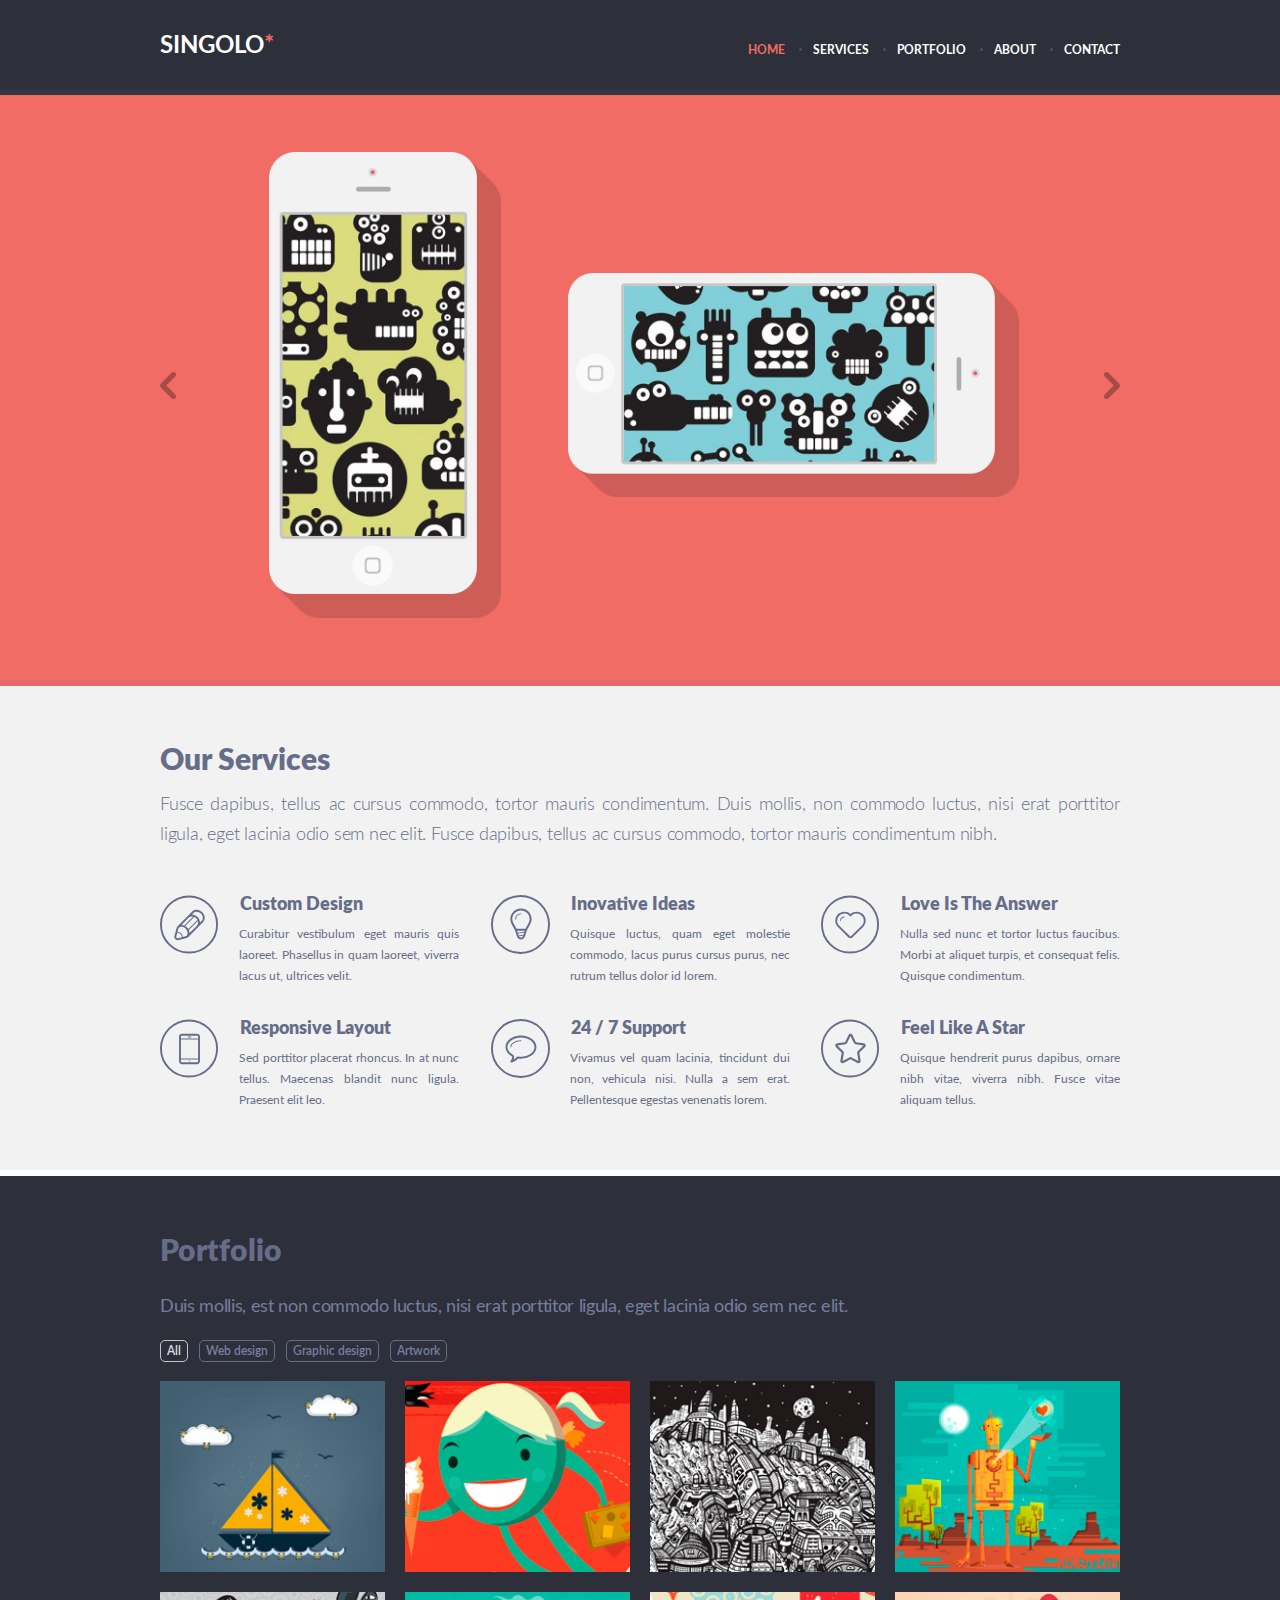
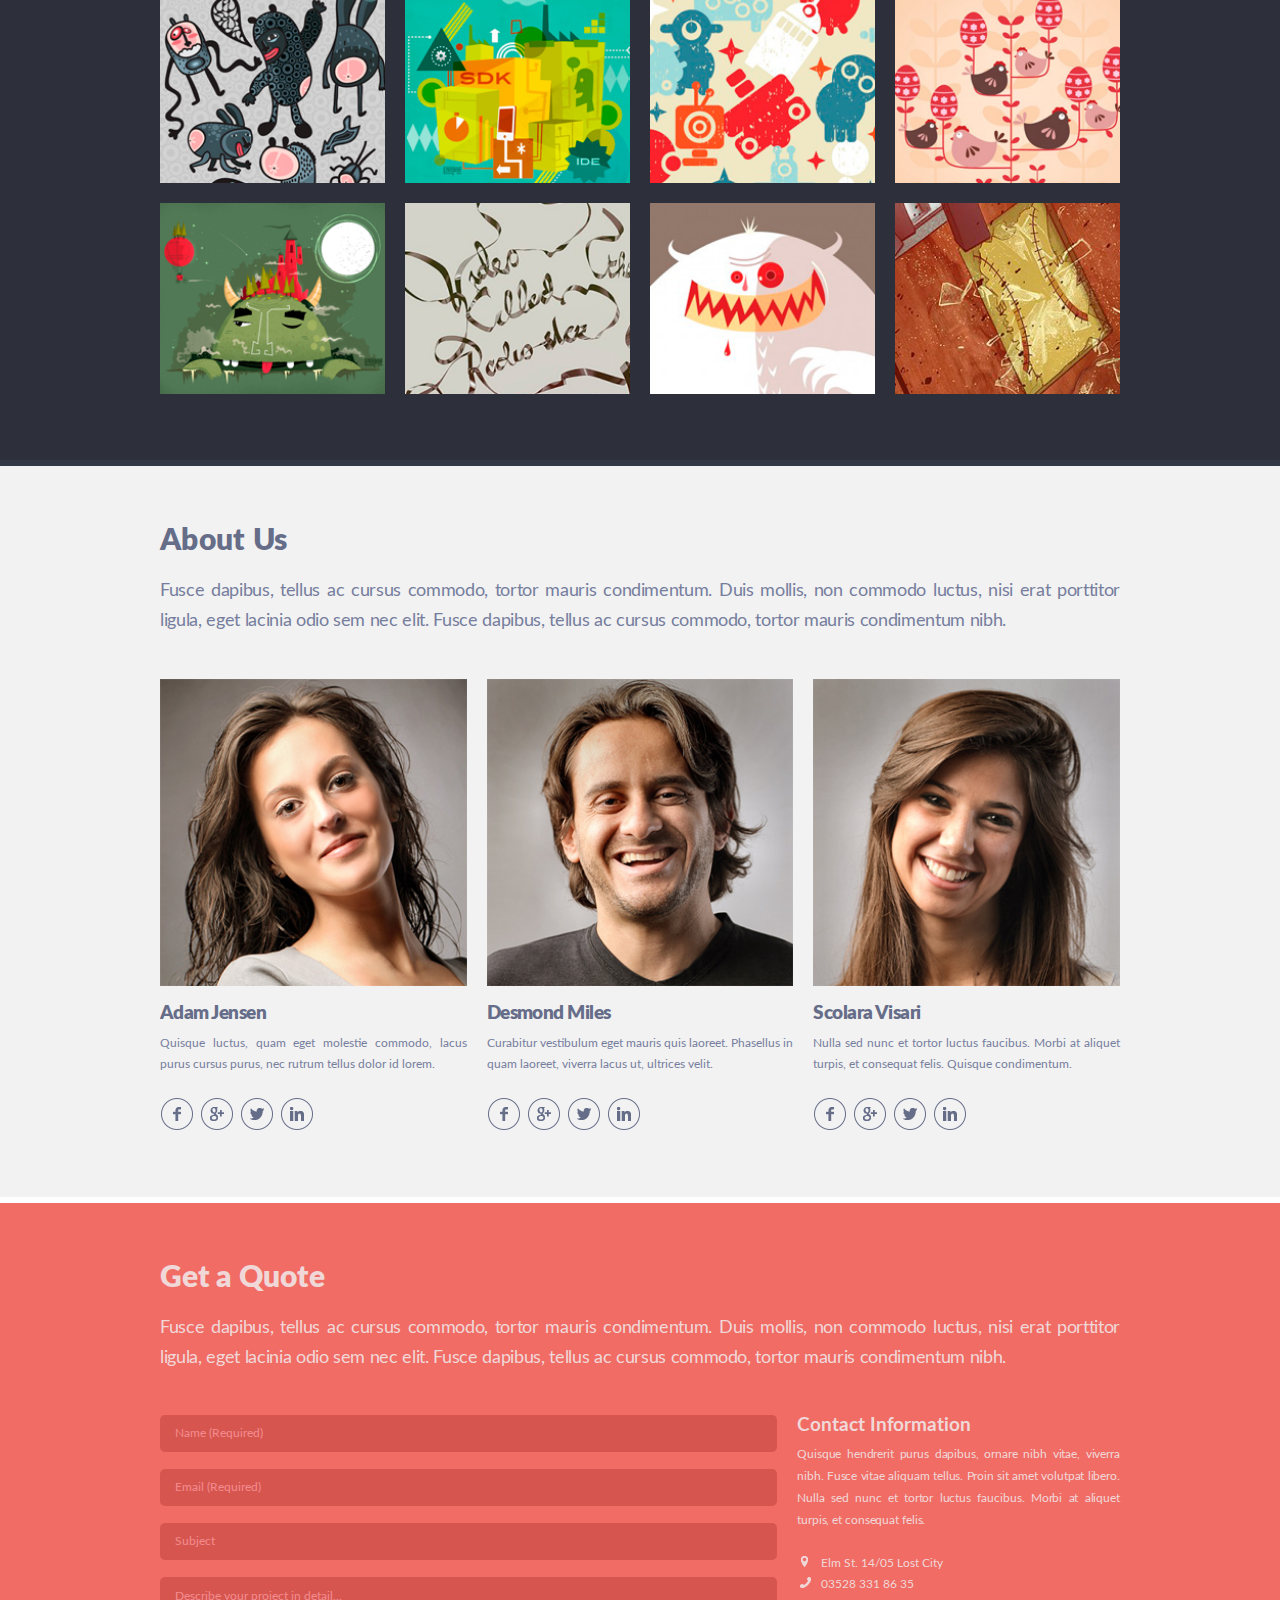
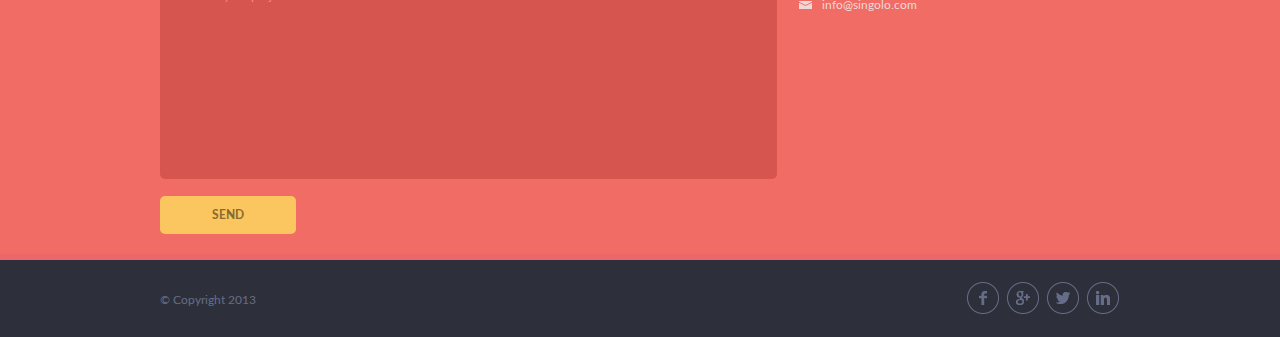
<file: index.html>
<!DOCTYPE html>
<html lang="en">

<head>
  <meta charset="UTF-8">
  <meta name="viewport" content="width=device-width, initial-scale=1.0">
  <title>Sinlogo</title>
  <link rel="stylesheet" href="style.css">
</head>

<body>
  <header class="header">
    <div class="wrapper">
      <div class="header-box">
        <div class="hamburger">
          <img src="assets/icons/burger-icon.png" alt="burger">
        </div>
        <div class="logo">
          <h1>SINGOLO<span class="logo__star">*</span></h1>
        </div>
        <div class="acitve-mobile-menu">
        <div class="header-navigation">
          <nav>
            <ul class="header-menu">
              <li class="header-menu__item"><a class="header-menu__link header-menu_active" href="#slider">HOME</a></li>
              <li class="header-menu__item"><a class="header-menu__link" href="#services">SERVICES</a>
              </li>
              <li class="header-menu__item"><a class="header-menu__link" href="#portfolio">PORTFOLIO</a>
              </li>
              <li class="header-menu__item"><a class="header-menu__link" href="#about">ABOUT</a></li>
              <li class="header-menu__item"><a class="header-menu__link" href="#quote">CONTACT</a></li>
            </ul>
          </nav>
        </div>
      </div>
      </div>
    </div>
  </header>

  <main>
    <section class="slider">
      <div id="slider" class="anchor"></div>
      <div class="wrapper slide-wrapper">
        <div class="slider-items">

          <div class="slider-image first-image">
            <div class="slider-items__left-phone">
              <img src="assets/icons/phone-left.png" alt="phone image">
              <div class="left-phone-black-screen hidden"></div>
              <div class="left-phone-switcher"></div>
            </div>
            <div class="slider-items__right-phone">
              <img src="assets/icons/phone-right.png" alt="phone image">
              <div class="right-phone-black-screen hidden"></div>
              <div class="right-phone-switcher"></div>
            </div>
          </div>

          <div class="slider-image other-image hidden">
            <img src="assets/icons/Slide-2.png" alt="slide">
          </div>
          <div class="slider-items__right-arrow arrow_hover">
            <img src="assets/icons/icon-arrow.svg" alt="right arrow image">
          </div>
          <div class="slider-items__left-arrow arrow_hover">
            <img src="assets/icons/icon-arrow.svg" alt="left arrow image">
          </div>
        </div>
    </section>

    <section class="services">
      <div id="services" class="anchor"></div>
      <div class="wrapper">

        <h1 class="services__title"> Our Services</h1>

        <p class="services__description">
          Fusce dapibus, tellus ac cursus commodo, tortor mauris condimentum. Duis mollis,
          non commodo luctus, nisi erat porttitor ligula, eget lacinia odio sem nec elit.
          Fusce dapibus, tellus ac cursus commodo, tortor mauris condimentum nibh.
        </p>

        <div class="services-items">

          <div class="services-item">
            <img class="services-item__icon" src="assets/icons/icon-custom.svg" alt="custom design icon">
            <div>
              <h2 class="services-item__title">Custom Design</h2>
              <p class="services-item__description">Curabitur vestibulum eget mauris quis laoreet.
                Phasellus in quam laoreet, viverra lacus ut, ultrices velit.</p>
            </div>
          </div>

          <div class="services-item">
            <img class="services-item__icon" src="assets/icons/icon-inovative.svg" alt="inovative ideas icon">
            <div>
              <h2 class="services-item__title">Inovative Ideas</h2>
              <p class="services-item__description">Quisque luctus, quam eget molestie commodo,
                lacus purus cursus purus, nec rutrum tellus dolor id lorem.</p>
            </div>
          </div>

          <div class="services-item">
            <img class="services-item__icon" src="assets/icons/icon-love.svg" alt="love is the answer icon">
            <div>
              <h2 class="services-item__title">Love Is The Answer</h2>
              <p class="services-item__description">Nulla sed nunc et tortor luctus faucibus.
                Morbi at aliquet turpis, et consequat felis. Quisque condimentum.</p>
            </div>
          </div>

          <div class="services-item">
            <img class="services-item__icon" src="assets/icons/icon-responsive.svg" alt="responsive layout icon">
            <div>
              <h2 class="services-item__title">Responsive Layout</h2>
              <p class="services-item__description">Sed porttitor placerat rhoncus. In at nunc tellus.
                Maecenas blandit nunc ligula. Praesent elit leo.</p>
            </div>
          </div>

          <div class="services-item">
            <img class="services-item__icon" src="assets/icons/icon-24-7.svg" alt="support icon">
            <div>
              <h2 class="services-item__title">24 / 7 Support</h2>
              <p class="services-item__description">Vivamus vel quam lacinia, tincidunt dui non, vehicula
                nisi.
                Nulla a sem erat. Pellentesque egestas venenatis lorem.</p>
            </div>
          </div>

          <div class="services-item">
            <img class="services-item__icon" src="assets/icons/icon-feel.svg" alt="feel like a star icon">
            <div>
              <h2 class="services-item__title">Feel Like A Star</h2>
              <p class="services-item__description">Quisque hendrerit purus dapibus, ornare nibh vitae,
                viverra nibh. Fusce vitae aliquam tellus.</p>
            </div>
          </div>

        </div>
      </div>
    </section>

    <section class="portfolio">
      <div id="portfolio" class="anchor"></div>
      <div class="wrapper">
        <h1 class="portfolio-title">Portfolio</h1>
        <p class="portfolio-description">Duis mollis, est non commodo luctus, nisi erat porttitor ligula, eget
          lacinia
          odio sem nec elit.</p>
        <div class=buttons>
          <button class="btn btn__active">All</button>
          <button class="btn">Web design</button>
          <button class="btn">Graphic design</button>
          <button class="btn">Artwork</button>
        </div>
        <div class="portfolio-items">
          <img class="portfolio-image" src="assets/icons/portfolio01.png" alt="portfolio image">
          <img class="portfolio-image" src="assets/icons/portfolio02.png" alt="portfolio image">
          <img class="portfolio-image" src="assets/icons/portfolio03.png" alt="portfolio image">
          <img class="portfolio-image" src="assets/icons/portfolio04.png" alt="portfolio image">
          <img class="portfolio-image" src="assets/icons/portfolio05.png" alt="portfolio image">
          <img class="portfolio-image" src="assets/icons/portfolio06.png" alt="portfolio image">
          <img class="portfolio-image" src="assets/icons/portfolio07.png" alt="portfolio image">
          <img class="portfolio-image" src="assets/icons/portfolio08.png" alt="portfolio image">
          <img class="portfolio-image" src="assets/icons/portfolio09.png" alt="portfolio image">
          <img class="portfolio-image" src="assets/icons/portfolio10.png" alt="portfolio image">
          <img class="portfolio-image" src="assets/icons/portfolio11.png" alt="portfolio image">
          <img class="portfolio-image" src="assets/icons/portfolio12.png" alt="portfolio image">
        </div>
      </div>
    </section>

    <section class="about">
      <div id="about" class="anchor"></div>
      <div class="wrapper">
        <h1 class="portfolio-title">About Us</h1>
        <p class="about-description">Fusce dapibus, tellus ac cursus commodo, tortor mauris condimentum.
          Duis mollis, non commodo luctus, nisi erat porttitor ligula,
          eget lacinia odio sem nec elit. Fusce dapibus, tellus ac cursus commodo,
          tortor mauris condimentum nibh.</p>

        <div class="persons">
          <div class="person">
            <img class="person-image" src="assets/icons/about_us1.png">
            <h2 class="person-name">Adam Jensen</h2>
            <p class="person-description">Quisque luctus, quam eget molestie commodo, lacus purus cursus
              purus,
              nec rutrum tellus dolor id lorem.</p>
            <div class="contacts">
              <a href="#"><img class="contacts__img" src="assets/icons/facebook.svg"></a>
              <a href="#"><img class="contacts__img" src="assets/icons/google.svg"></a>
              <a href="#"><img class="contacts__img" src="assets/icons/twitter.svg"></a>
              <a href="#"><img class="contacts__img" src="assets/icons/linkedin.svg"></a>
            </div>
          </div>

          <div class="person">
            <img class="person-image" src="assets/icons/about_us2.png">
            <h2 class="person-name">Desmond Miles</h2>
            <p class="person-description">Curabitur vestibulum eget mauris quis laoreet. Phasellus in quam
              laoreet,
              viverra lacus ut, ultrices velit.</p>
            <div class="contacts">
              <a href="#"><img class="contacts__img" src="assets/icons/facebook.svg"></a>
              <a href="#"><img class="contacts__img" src="assets/icons/google.svg"></a>
              <a href="#"><img class="contacts__img" src="assets/icons/twitter.svg"></a>
              <a href="#"><img class="contacts__img" src="assets/icons/linkedin.svg"></a>
            </div>
          </div>

          <div class="person">
            <img class="person-image" src="assets/icons/about_us3.png">
            <h2 class="person-name">Scolara Visari</h2>
            <p class="person-description">Nulla sed nunc et tortor luctus faucibus. Morbi at aliquet turpis,
              et consequat felis. Quisque condimentum.</p>
            <div class="contacts">
              <a href="#"><img class="contacts__img" src="assets/icons/facebook.svg"></a>
              <a href="#"><img class="contacts__img" src="assets/icons/google.svg"></a>
              <a href="#"><img class="contacts__img" src="assets/icons/twitter.svg"></a>
              <a href="#"><img class="contacts__img" src="assets/icons/linkedin.svg"></a>
            </div>
          </div>

        </div>
      </div>
    </section>

    <section class="quote">
      <div id="quote" class="anchor"></div>
      <div class="wrapper">
        <h1 class="title">Get a Quote</h1>
        <p class="description">Fusce dapibus, tellus ac cursus commodo,
          tortor mauris condimentum. Duis mollis, non commodo luctus,
          nisi erat porttitor ligula, eget lacinia odio sem nec elit.
          Fusce dapibus, tellus ac cursus commodo, tortor mauris condimentum nibh.
        </p>

        <div class="quote-wrapper">
          <form class="form" id="form" action="" method="post">
            <input class="input" type="text" name="name" placeholder="Name (Required)" required="">
            <input class="input" type="email" name="email" placeholder="Email (Required)" required="">
            <input class="input" type="text" name="subj" placeholder="Subject">
            <textarea class="input input-txt" name="msg" placeholder="Describe your project in detail..."></textarea>
            <button class="btn-submit" type="submit">SEND</button>
          </form>

          <div class="popup hidden">
            <div class="popup__inside">
              <span>Письмо отправлено</span> <br>
              <span class="popup__theme"> </span> <br>
              <div class="popup__text">
                <span class="popup__description"> </span>
              </div>
              <button class="popup_btn">OK</button>
            </div>
          </div>

          <div class="contact-information">
            <h3 class="contact-information__header">Contact Information</h3>
            <p class="contact-information__description">
              Quisque hendrerit purus dapibus, ornare nibh vitae, viver&shy;ra nibh. Fusce vitae aliquam
              tellus. Proin sit amet
              volutpat libero. Nulla sed nunc et tortor luctus faucibus. Morbi at aliquet turpis, et
              consequat felis.
            </p>
            <div class="contact-information-box">
              <span class="addr"><img class="contact-information__img" src="assets/icons/location.png">
                Elm St. 14/05 Lost City</span> <br>
              <a class="phone" href="tel:035283318635"> <img class="contact-information__img"
                  src="assets/icons/phone.png">03528 331 86 35</a> <br>
              <a class="email" href="mailto:info@singolo.com"> <img class="contact-information__img"
                  src="assets/icons/mail.png">info@singolo.com</a> <br>
            </div>
          </div>
        </div>
      </div>
    </section>
  </main>

  <footer>
    <div class="wrapper">
      <div class="footer">
        <span class="copyright">© Copyright 2013</span>
        <div class="footer__contacts">
          <a href="#"> <img class="contacts__img" src="assets/icons/facebook.svg"> </a>
          <a href="#"> <img class="contacts__img" src="assets/icons/google.svg"> </a>
          <a href="#"> <img class="contacts__img" src="assets/icons/twitter.svg"> </a>
          <a href="#"> <img class="contacts__img" src="assets/icons/linkedin.svg"> </a>
        </div>
      </div>
    </div>
  </footer>
  <script src="script.js"></script>
</body>

</html>
</file>
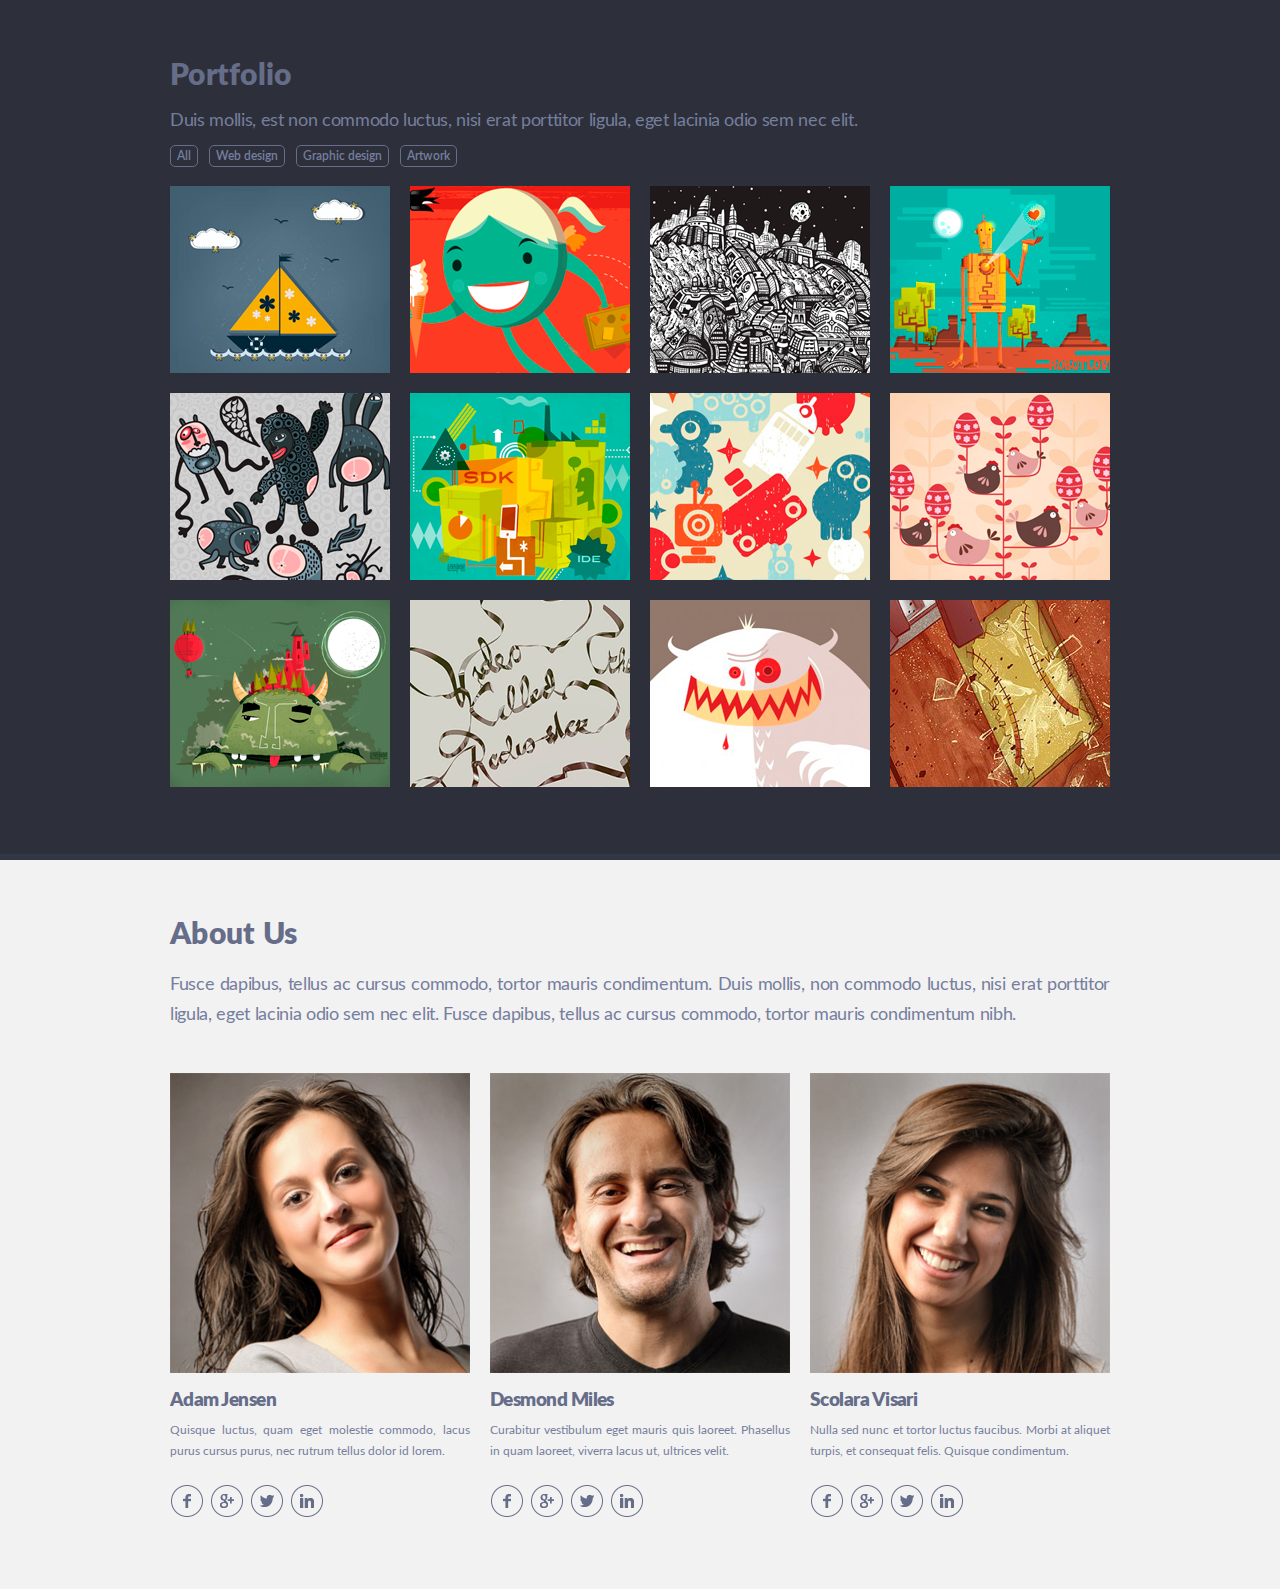
<file: index2.html>
<!DOCTYPE html>
<html lang="en">

<head>
    <meta charset="UTF-8">
    <meta name="viewport" content="width=device-width, initial-scale=1.0">
    <title>Singolo 2</title>
    <link rel="stylesheet" href="style2.css">
</head>

<body>
    <main>
        <section class="portfolio">
            <div class="wrapper">
                <h1 class="title">Portfolio</h1>
                <p class="description">Duis mollis, est non commodo luctus, nisi erat porttitor ligula, eget lacinia
                    odio sem nec elit.</p>
                <div class=buttons>
                    <button class="btn">All</button>
                    <button class="btn">Web design</button>
                    <button class="btn">Graphic design</button>
                    <button class="btn">Artwork</button>
                </div>
                <div class="portfolio-items">
                    <img class="portfolio-image" src="assets/icons/portfolio01.png" alt="portfolio image">
                    <img class="portfolio-image" src="assets/icons/portfolio02.png" alt="portfolio image">
                    <img class="portfolio-image" src="assets/icons/portfolio03.png" alt="portfolio image">
                    <img class="portfolio-image" src="assets/icons/portfolio04.png" alt="portfolio image">
                    <img class="portfolio-image" src="assets/icons/portfolio05.png" alt="portfolio image">
                    <img class="portfolio-image" src="assets/icons/portfolio06.png" alt="portfolio image">
                    <img class="portfolio-image" src="assets/icons/portfolio07.png" alt="portfolio image">
                    <img class="portfolio-image" src="assets/icons/portfolio08.png" alt="portfolio image">
                    <img class="portfolio-image" src="assets/icons/portfolio09.png" alt="portfolio image">
                    <img class="portfolio-image" src="assets/icons/portfolio10.png" alt="portfolio image">
                    <img class="portfolio-image" src="assets/icons/portfolio11.png" alt="portfolio image">
                    <img class="portfolio-image" src="assets/icons/portfolio12.png" alt="portfolio image">
                </div>
            </div>
        </section>

        <section class="about">
            <div class="wrapper">
                <h1 class="title">About Us</h1>
                <p class="about-description">Fusce dapibus, tellus ac cursus commodo, tortor mauris condimentum.
                    Duis mollis, non commodo luctus, nisi erat porttitor ligula,
                    eget lacinia odio sem nec elit. Fusce dapibus, tellus ac cursus commodo,
                    tortor mauris condimentum nibh.</p>

                <div class="persons">
                    <div class="person">
                        <img class="person-image" src="assets/icons/about_us1.png">
                        <h2 class="person-name">Adam Jensen</h2>
                        <p class="person-description">Quisque luctus, quam eget molestie commodo, lacus purus cursus
                            purus,
                            nec rutrum tellus dolor id lorem.</p>
                        <div class="contacts">
                            <a href="#"><img class="contacts__img" src="assets/icons/facebook.svg"></a>
                            <a href="#"><img class="contacts__img" src="assets/icons/google.svg"></a>
                            <a href="#"><img class="contacts__img" src="assets/icons/twitter.svg"></a>
                            <a href="#"><img class="contacts__img" src="assets/icons/linkedin.svg"></a>
                        </div>
                    </div>

                    <div class="person">
                        <img class="person-image" src="assets/icons/about_us2.png">
                        <h2 class="person-name">Desmond Miles</h2>
                        <p class="person-description">Curabitur vestibulum eget mauris quis laoreet. Phasellus in quam
                            laoreet,
                            viverra lacus ut, ultrices velit.</p>
                        <div class="contacts">
                            <a href="#"><img class="contacts__img" src="assets/icons/facebook.svg"></a>
                            <a href="#"><img class="contacts__img" src="assets/icons/google.svg"></a>
                            <a href="#"><img class="contacts__img" src="assets/icons/twitter.svg"></a>
                            <a href="#"><img class="contacts__img" src="assets/icons/linkedin.svg"></a>
                        </div>
                    </div>

                    <div class="person">
                        <img class="person-image" src="assets/icons/about_us3.png">
                        <h2 class="person-name">Scolara Visari</h2>
                        <p class="person-description">Nulla sed nunc et tortor luctus faucibus. Morbi at aliquet turpis,
                            et consequat felis. Quisque condimentum.</p>
                        <div class="contacts">
                            <a href="#"><img class="contacts__img" src="assets/icons/facebook.svg"></a>
                            <a href="#"><img class="contacts__img" src="assets/icons/google.svg"></a>
                            <a href="#"><img class="contacts__img" src="assets/icons/twitter.svg"></a>
                            <a href="#"><img class="contacts__img" src="assets/icons/linkedin.svg"></a>
                        </div>
                    </div>

                </div>
            </div>
        </section>
    </main>
</body>

</html>
</file>
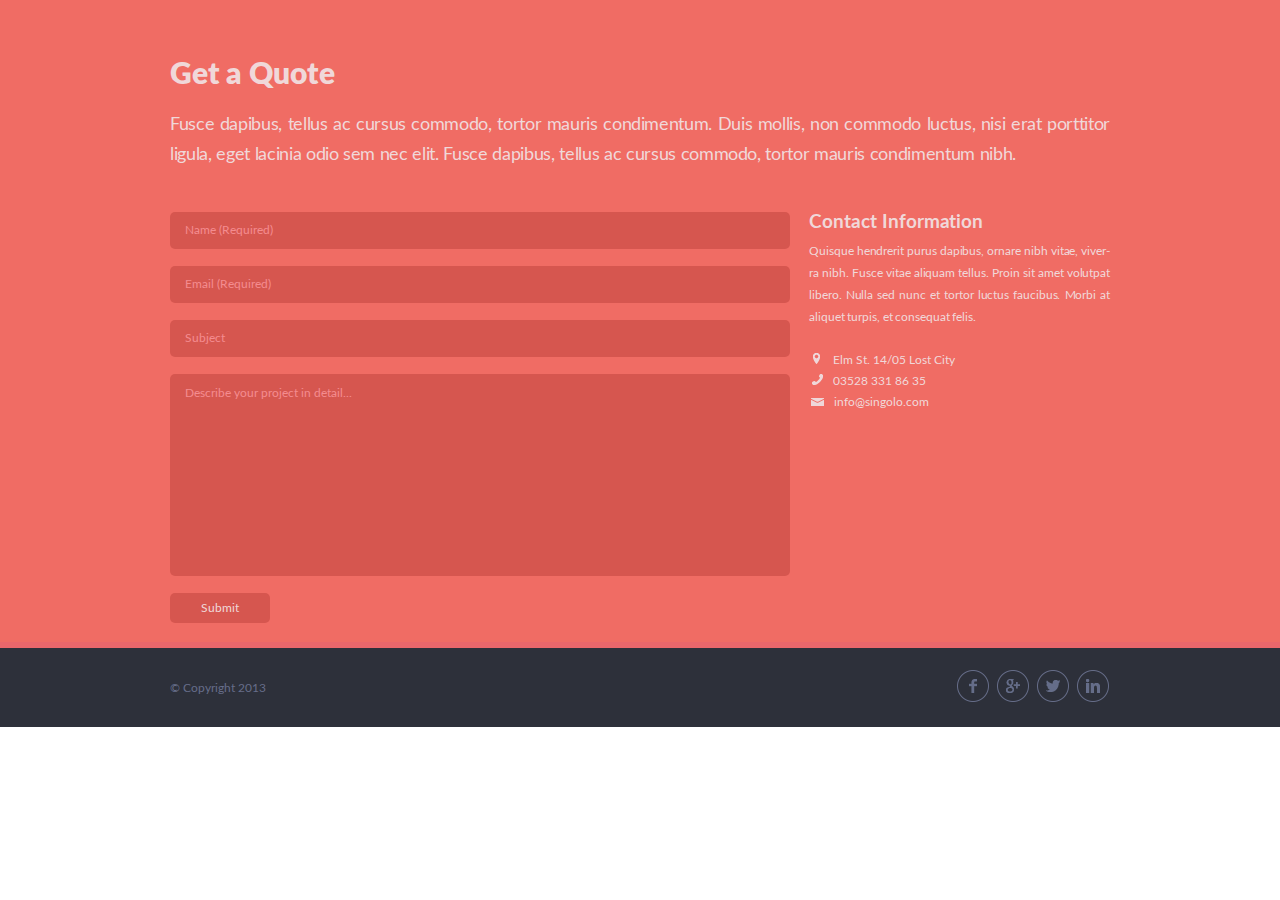
<file: index3.html>
<!DOCTYPE html>
<html lang="en">
<head>
    <meta charset="UTF-8">
    <meta name="viewport" content="width=device-width, initial-scale=1.0">
    <title>Singolo</title>
    <link rel="stylesheet" href="style3.css">
</head>
<body>
    <main>
        <section class="quote">
            
            <div class="wrapper">
                
                <h1 class="title">Get a Quote</h1>
                <p class="description">Fusce dapibus, tellus ac cursus commodo, 
                    tortor mauris condimentum. Duis mollis, non commodo luctus, 
                    nisi erat porttitor ligula, eget lacinia odio sem nec elit. 
                    Fusce dapibus, tellus ac cursus commodo, tortor mauris condimentum nibh.
                </p>
                

            <div class="quote-wrapper">
                <form class="form" id="form" action="" method="post">
                    <input class="input" type="text" name="name" placeholder="Name (Required)" required="">
                    <input class="input" type="email" name="email" placeholder="Email (Required)" required="">
                    <input class="input" type="text" name="subj" placeholder="Subject">
                    <textarea class="input input-txt" name="msg" placeholder="Describe your project in detail..."></textarea>
                    <button class="btn-submit" type="submit" name="send_other">Submit</button>
                </form>
            
                <div class="contact-information">
                    <h3 class="contact-information__header">Contact Information</h3>
                    <p class="contact-information__description">
                        Quisque hendrerit purus dapibus, ornare nibh vitae, viver&shy;ra nibh. Fusce vitae aliquam tellus. Proin sit amet
                        volutpat libero. Nulla sed nunc et tortor luctus faucibus. Morbi at aliquet turpis, et consequat felis.
                    </p> 
                    <div class="contact-information-box">
                    <span class="addr"><img class="contact-information__img" src="assets/icons/location.png"> Elm St. 14/05 Lost City</span> <br>
                    <a class="phone" href="tel:035283318635"> <img class="contact-information__img" src="assets/icons/phone.png">03528 331 86 35</a> <br>
                    <a class="email" href="mailto:info@singolo.com"> <img  class="contact-information__img"src="assets/icons/mail.png">info@singolo.com</a> <br>
                    </div>
                </div>
            </div>
        </div>
            </section>
    </main>
    <footer>
        <div class="wrapper">
            <div class="footer">
            <span>© Copyright 2013</span>
            <div class="contacts">
                <a href="#"><img class="contacts__img" src="assets/icons/facebook.svg"></a>
                <a href="#"><img class="contacts__img" src="assets/icons/google.svg"></a>
                <a href="#"><img class="contacts__img" src="assets/icons/twitter.svg"></a>
                <a href="#"><img class="contacts__img" src="assets/icons/linkedin.svg"></a>
            </div>
        </div>
        </div>
    </footer>
</body>
</html>
</file>
<file: style.css>
@import './assets/fonts/fonts.css' screen;
    
    * {
      font-family: Lato, sans-serif;
    }
    
    html {
      scroll-behavior: smooth;
    }
    
    body {
      margin: 0;
    }

    .header {
      background-color: #2d303a;
      border-bottom: 6px solid #323746;
      position: sticky;
      top: 0;
      z-index: 3;
    }
    
    .slider {
      background-color: #f06c64;
      border-bottom: 6px solid #ea676b;
      transition: all ease 1s;
    }

    .slider-blue {
      background-color: #648bf0;
      border-bottom: 6px solid #348bf0;
      transition: all ease 1s;
    }

    .services {
      background-color: #f2f2f2;
      border-bottom: 6px solid #ffffff;
      display: flex;
      flex-direction: row; 
      justify-content: flex-start; 
    }

    .wrapper {
      max-width: 960px;
      margin: 0 auto;
      padding-left: 20px;
      padding-right: 20px;
    }
    
    .hamburger {
      position: absolute;
      left: 15px;
      width: 25px;
      height: 20px;
      display: none;
      z-index: 5;
    }

    .hamburger__opened {
      transform: rotate(90deg);
    }

    .header-box {
      display: flex;
      flex-direction: row;
      justify-content: space-between;
      align-items: center;
      padding: 16px 0 12px 0;
    }

    .header-navigation {
      padding-top: 7px;
    }

    .header-navigation__background {
      position: fixed;
      width: 100vw;
      height: 100vh;
      left: 0;
      top: 0;
      z-index: 4;
      background-color:#2d303a8f;
      transition: all ease 1s;
    }

    .logo {
      color: #ffffff;
      font-size: 12px;
      font-weight: bold;
    }
 
    .logo__star {
      color: #f06c64;
    }
 
    .header-menu {
      display: flex; 
      flex-direction: row; 
      justify-content: flex-start; 
    }

    .header-menu__item {
      margin-left: 14px;
      color: #494e62;
      font-weight: bold;
      font-size: 12px;
      list-style: none;
    }

    .header-menu__item:not(:first-child)::before {
      align-items:center;
      content: "";
      display: inline-block;
      width: 3px;
      height: 3px;
      background-color: currentColor;
      border-radius: 50%;
      margin-right: 11px;
      margin-bottom: 3px;
      letter-spacing: -0.9px;
    }

    .header-menu__link {
      text-decoration: none;
      color: #ffffff;
    }

    .header-menu_active {
      color: #f06c64;
    }

    .slider-items {
      position: relative;
      overflow: hidden;
      width: 100%;
      max-height: 585px; 
      height: 58.5vw;
      box-sizing: border-box;
    }

    .slider-image {
      position: absolute;
      width: 100%;
      height: 100%;
      transition: all ease 1s;
    }

    .first-image {
      display: flex;
      justify-content: center; 
      align-items: center;
    }

    .other-image {
      display: flex;
      justify-content: center; 
      align-items: center;
    }

    .other-image img {
      width: 100%;
      height: auto;
    }

    .slider-items__right-phone {
      margin-left: 7%;
      width: 47%;
      height: auto;
    }

    .slider-items__right-phone img {
      width: 100%;
      height: 100%;
    }


    .right-phone-black-screen {
      position: absolute;
      width: 32.4%;
      height: 30.1%;
      background-color: black;
      top: 32.6%;
      left: 48.3%;
      border-radius: 1px;
  }


    .right-phone-switcher {
      position: absolute;
      width: 44.6%;
      height: 34.5%;
      border-radius: 8.9%;
      background-color: rgba(90, 190, 90, 0);
      top: 30.3%;
      left: 42.45%;
      cursor: pointer;
  }

    .slider-items__left-phone {
      margin-left: 0.9%;
      width: 24.1%;
    }

    .slider-items__left-phone img {
      width: 100%;
      height: 100%;
    }
    
 
    .left-phone-switcher {
      position: absolute;
      width: 21.7%;
      height: 75.7%;
      border-radius: 8.9%;
      background-color: rgba(90, 190, 90, 0);
      top: 9.7%;
      left: 11.4%;
      cursor: pointer;
  }

    .left-phone-black-screen {
      position: absolute;
      width: 18.9%;
      height: 55.2%;
      background-color: black;
      border-radius: 1px;
      top: 20.3%;
      left: 12.8%;
  }

    .slider-items__left-arrow {
      position: absolute;
      top: 50%;
      opacity: 0.3;
      z-index: 1;
      transform: translate(0%, -50%);
    }

    .slider-items__right-arrow {
      position: absolute;
      z-index: 1;
      top: 50%;
      right: 0%;
      opacity: 0.3;
      transform: translate(0%, -50%);
    }

    .slider-items__right-arrow img {
      -webkit-transform: scaleX(-1);
    }
 
    .arrow_hover {
      cursor: pointer;
    }

    .hidden {
      display: none;
    }

    .services {
      padding: 46px 0 42px 0;
      color: #666d89;
    }

    .services__title {
      font-size: 30px;
      line-height: 18px;
      font-weight: 900;
    }
    
    .services__description {
      font-weight: 300;
      font-size: 18px;
      line-height: 30px;
      text-align: justify;
      letter-spacing: -0.2px;
    }

    .services-items {
      display: flex;
      flex-direction: row; 
      justify-content: space-between;
      flex-wrap: wrap;
      margin-top: 30px;
    }

    .services-item {
      display: flex;
      flex-direction: row; 
      justify-content: flex-start; 
      margin-bottom: 5px;
      
    }

    .services-item__icon {
      width: 59px;
      height: 59px;
      margin-top: 15px;
      margin-right: 20px;
    }

    .services-item__title {
      font-size: 18px;
      font-weight: 900;
      margin-left: 1px;
      margin-top: 14px;
      margin-bottom: -4px;
    }

    .services-item__description {
      font-size: 12px;
      line-height: 21px;
      max-width: 220px;
      text-align: justify;
      overflow: hidden;
      max-height: 63px;
    }


    .portfolio {
      display: flex;
      flex-direction: row; 
      justify-content: flex-start; 
      background-color: #2d303a;
      padding-top: 47px;
      border-bottom: 6px solid #323746;
    }
    
    .about {
      display: flex;
      flex-direction: row; 
      justify-content: space-between;
      flex-wrap: wrap;
      padding-top: 46px;
      padding-bottom: 60px;
      background-color: #f2f2f2;
      border-bottom: 6px solid #ffffff;
    }
    
    .persons {
      display: flex;
      flex-direction: row; 
      justify-content: center; 
      flex-wrap: wrap;
      margin-top: 43px;
      margin-right: -20px;
    }
    
    .person {
      display: flex;
      flex-direction: column; 
      justify-content: flex-start; 
      min-width: 210px;
      width: calc(100% / 3 - 20px);
      margin-right: 20px;
    }
    
    .person-image {
      width: calc(100%);
    }
    
    .portfolio-items {
      display: flex;
      flex-direction: row; 
      justify-content: center;
      flex-wrap: wrap;
      padding-top: 19px;
      padding-bottom: 46px;
      margin-right: -20px;
    }

    .portfolio-image-active {
      outline: 5px solid #f06c64;
    }
    
    .portfolio-image {
      width: calc(25% - 20px);
      height: auto;
      margin-bottom: 20px;
      margin-right: 20px;
      cursor: pointer;
    }
    
    .portfolio-image:nth-child(n+13) {
      display: none;
    }
    
    .portfolio-title {
      font-size: 30px;
      line-height: 11px;
      font-weight: 900;
      line-height: 18px;
      letter-spacing: 0.3px;
      color: #666d89;
    }
    
    .portfolio-description {
      color: #767e9e;
      font-size: 18px;
      line-height: 30px;
      letter-spacing: -0.34px;
      padding-top: 10px;
    }
    
    .about-description {
      color: #767e9e;
      font-size: 18px;
      line-height: 30px;
      letter-spacing: -0.34px;
      text-align: justify;
      margin-top: 26px;
    }
    
    .person-name {
      font-size: 19px;
      line-height: 18px;
      font-weight: 760;
      margin-top: 19px;
      letter-spacing: -0.55px;
      color: #666d89;
      white-space: nowrap;
      text-overflow: ellipsis;
      overflow: hidden;
    }
    
    .person-description {
      color: #767e9e;
      font-size: 12px;
      line-height: 21px;
      margin-top: -6px;
      text-align: justify;
    }
    
    .contacts {
      display: flex;
      justify-content: start;
      color: #666d89;
      margin-top: 10px;
    }
    
    .contacts__img {
      margin-right: 6px;
      cursor: pointer;
      transition: .6s ease-out;
    }
    
    .contacts__img:hover {
      transform: scale(1.1);
      transform: rotate(360deg);
    }

    .btn {
      color: #767e9e;
      border: 1px solid #666d89;
      border-radius: 5px;
      cursor: pointer;
      background-color: transparent;
      line-height: 18px;
      font-size: 12px;
      margin-right: 7px;
      font-weight: 530;
    }

    .btn:focus {
      outline: none;
    }
    
    .btn:hover {
      border: 1px solid #c5c5c5;
      color: #dedede;
    }

    .btn__active {
      border: 1px solid #c5c5c5;
      color: #dedede;
    }

    .footer__contacts {
      display: flex;
      color: #666d89;
    }
    
    .footer__contacts:last-child {
      margin-right: -6px;
    }
    
    .contacts__img {
      margin-right: 6px;
      cursor: pointer;
    }
    
    .footer {
      display: flex;
      justify-content: space-between;
      align-items: center;
      padding-top: 21px;
      padding-bottom: 18px;
      color: #666d89;
      font-size: 12px;
    }
    
    footer {
      background-color: #2d303a;
    }
    
    .title {
      font-size: 30px;
      line-height: 11px;
      font-weight: 900;
      line-height: 18px;
      letter-spacing: -0.15px;
      color: #f0d8d9;
    }
    
    .description {
      color: #f0d8d9;
      font-size: 18px;
      line-height: 30px;
      letter-spacing: -0.34px;
      text-align: justify;
      margin-top: 26px;
    }
        
    .quote {
      padding-top: 46px;
      padding-bottom: 20px;
      background-color: #f06c64;
      border-bottom: 6px solid #ea676b;
    }   

    .quote-wrapper {
      display: flex;
      flex-direction: row; 
      flex-wrap: wrap;
      justify-content: center;
      margin-right: -20px;
      padding-top: 24px;
    }
    
    .form {
      display: flex;
      flex-direction: column;
      width: calc(65% - 20px);
      margin-right: 20px;
    }
    
    .contact-information {
      margin-right: 20px;
      width: calc(35% - 20px);
      color: #f0d8d9;
    }
    
    .contact-information__header {
      margin-block-start: -1px;
      letter-spacing: -0.05px;
      margin-block-end: -2px;
    }
    
    .contact-information__description {
      margin-top: 8px;
      font-size: 12px;
      line-height: 22px;
      letter-spacing: -0.1px;
      text-align: justify;
      hyphens: manual;
    }
    
    .input {
      font-size: 12px;
      font-weight: 400;
      line-height: 35px;
      border-radius: 5px;
      border: none;
      background-color: #d6564f;
      margin-bottom: 17px;
      padding-left: 15px;
      color: #f0d8d9;
    }
    
    .input::placeholder {
      color: #f48c8f;
    }
    
    .input-txt {
      height: 198px;
      resize: none;
    }
    
    .btn-submit {
      height: 38px;
      width: 136px;
      font-size: 12px;
      font-weight: bold;
      border-radius: 5px;
      border: none;
      background-color: #fbc65f;
      cursor: pointer;
      color: #886a30;
    }

    .popup {
      position: fixed;
      background-color: rgba(0, 0, 0, 0.9);
      width: 100%;
      height: 100%;
      left: 0;
      top: 0;
      z-index: 99;
    }

    .popup__inside {
      position: fixed;
      border: 3px solid rgb(58, 58, 58);
      border-radius: 4px;
      background-color: rgb(202, 202, 202);
      left: 50%;
      top: 50%;
      padding: 20px;
      transform: translate(-50%, -50%);
      max-width: 50%;
    }
  
    .popup__text {
      max-width: 500px;
      max-height: 300px;
      overflow: hidden;
      text-align: justify;
      line-height: 20px;
    }

    .popup_btn {
      position: relative;
      left: 50%;
      margin-top: 5px;
      transform: translate(-50%, 0%);
      cursor: pointer;
    }
    
    .addr, .phone, .email {
      display: block;
      margin-bottom: -12px;
      font-size: 12px;
      text-decoration: none;
      color: #f0d8d9;
    }
    
    .email {
      margin-left: -2px;
    }
    
    .phone {
      margin-left: -1px;
    }

    .contact-information__img {
      margin-right: 10px;
    }
    
    .contact-information-box {
      margin-top: 25px;
      margin-left: 4px;
    }

    .anchor {
      display: block;
      position: relative;
      top: -140px;
      visibility: hidden;
    }

    @media (max-width: 1019px) {
      .portfolio-image {
        width: calc(100% / 3 - 20px);
      }
    }

    @media (max-width: 768px) {


      .services__description {
       padding-right: 60px;
      }

      .services-item {
        margin-right: 30px;
      }

      .services-item__description {
        max-width: 225px;
      }

      .slide-wrapper {
        padding-left: 15px;
        padding-right: 15px;
      }

      .left-phone-switcher {
        width: 21.7%;
        height: 75.7%;
        top: 9.5%;
        left: 11.4%;
      }

      .right-phone-switcher {
        width: 44.6%;
        height: 34.3%;
        top: 30.2%;
        left: 42.5%;
      }

      .left-phone-black-screen {
        width: 18.9%;
        height: 54.8%;
        top: 20.3%;
        left: 12.8%;
      }

      .right-phone-black-screen {
        width: 32.3%;
        height: 30.2%;
        top: 32.4%;
        left: 48.4%;
      }

      .services-items {
        padding-right: 30px;
      }
    }


    @media (max-width: 767px) {
      .footer {
        justify-content: center;
      }

      .copyright {
        display: none;
      }

      .services__description {
        padding-right: 10px;
      }

      .anchor {
        top: -96px;
      }

      .header-navigation {
        position: fixed;
        display: flex;
        transition: all ease 0.6s;
        box-shadow: 0 0 40px rgba(0, 0, 0, 0.4);
        padding: 0;
        align-items: center;
        top: 0;
        left: -100%;
        width: 278px;
        height: 100vh;
        background-color: #2D303A;
      }


      .header-menu {
        display: flex; 
        flex-direction: column; 
        justify-content: center; 
      }
  
      .header-menu__item {
        margin-left: 30px;
        
        font-weight: bold;
        font-size: 22px;
        line-height: 50px;
        list-style: none;
        
      }
  
      .header-menu__item:not(:first-child)::before {
        content: none;
      }

      .logo {
        position: relative;
        font-size: 10px;
        left: 50%;
        transform: translate(-50%, 0%);
        z-index: 50;
        transition: all ease 0.6s;
      }

      .header {
        border-bottom: none;
      }

      .header-box {
        padding: 0;
      }

      .hamburger {
        display: block;
        transition: all ease 0.6s;
      }

      .portfolio-image {
        margin-right: 10px;
        margin-bottom: 10px;
        width: calc(50% - 10px);
      }

      .portfolio-items {
        margin-right: -10px;
        padding-bottom: 20px;
      }
      
      .portfolio-image:nth-child(n+9) {
        display: none;
      }
    }

    @media (max-width: 739px) {
      .services-item__description {
        max-width: 100%;
    }

    @media (max-width: 375px) {

      .left-phone-switcher {
        width: 21.7%;
        height: 72.2%;
        top: 10.7%;
        left: 11.4%;
      }

      .right-phone-switcher {
        width: 44.4%;
        height: 33.2%;
        top: 30.45%;
        left: 42.7%;
      }
      
      .left-phone-black-screen {
        width: 18.96%;
        height: 52.95%;
        top: 20.84%;
        left: 12.75%;
      }

      .right-phone-black-screen {
        width: 32.45%;
        height: 28.9%;
        top: 32.6%;
        left: 48.3%;
      }

      .services-items {
        padding-right: 0px;
      }

      .portfolio-items {
        margin-right: -10px;
        padding-bottom: 20px;
      }

      .person {
        width: 100%;
        margin-top: 20px;
        
      }

      .form {
        flex-basis: 100%;
      }
      
      .contact-information {
        margin-top: 20px;
        flex-basis: 100%;
      }

      .btn-submit {
        width: 100%;
      }

      .btn {
        margin-right: 0px;
      }

      .services-item {
        margin-right: 10px;
      }
    }
    
    @media (hover: hover) {
      .header-menu__link:hover {
        color: #f06c64;
      }
    }
</file>
<file: style2.css>
@import './assets/fonts/fonts.css' screen;
    
* {
    font-family: Lato, sans-serif;
}

body {
    margin: 0;
}

.wrapper {
    width: 940px;
    margin: 0 auto;
}

.portfolio {
    display: flex;
    flex-direction: row; 
    justify-content: flex-start; 
    background-color: #2d303a;
    padding-top: 47px;
    border-bottom: 6px solid #323746;
}

.about {
    display: flex;
    flex-direction: row; 
    justify-content: space-between;
    flex-wrap: wrap;
    padding-top: 46px;
    padding-bottom: 65px;
    background-color: #f2f2f2;
    border-bottom: 6px solid #ffffff;
}

.persons {
    display: flex;
    flex-direction: row; 
    justify-content: space-between; 
    margin-top: 43px;
}

.person {
    display: flex;
    flex-direction: column; 
    justify-content: flex-start; 
    width: 300px;
}

.person-image {
    width: 300px;
    height: 300px;
}

.portfolio-items {
    display: flex;
    flex-direction: row; 
    justify-content: space-between;
    flex-wrap: wrap;
    padding-top: 19px;
    padding-bottom: 47px;
}

.portfolio-image {
    width: 220px;
    height: 187px;
    padding-bottom: 20px;
}

.portfolio-image:nth-child(n+13) {
    display: none;
}

.title {
    font-size: 30px;
    line-height: 11px;
    font-weight: 900;
    line-height: 18px;
    letter-spacing: 0.3px;
    color: #666d89;
}

.description {
    color: #767e9e;
    font-size: 18px;
    line-height: 12px;
    letter-spacing: -0.34px;
    padding-top: 10px;
}

.about-description {
    color: #767e9e;
    font-size: 18px;
    line-height: 30px;
    letter-spacing: -0.34px;
    text-align: justify;
    margin-top: 26px;
}

.person-name {
    font-size: 19px;
    line-height: 18px;
    font-weight: 760;
    margin-top: 19px;
    letter-spacing: -0.55px;
    color: #666d89;
    white-space: nowrap;
    overflow: hidden;
}

.person-description {
    color: #767e9e;
    font-size: 12px;
    line-height: 21px;
    margin-top: -6px;
    text-align: justify;
}

.contacts {
    display: flex;
    justify-content: start;
    color: #666d89;
    margin-top: 10px;
}

.contacts__img {
    margin-right: 6px;
    cursor: pointer;
}

.btn {
    color: #767e9e;
    border: 1px solid #666d89;
    border-radius: 5px;
    cursor: pointer;
    background-color: transparent;
    line-height: 18px;
    font-size: 12px;
    margin-right: 7px;
    font-weight: 530;
}

.btn:hover {
    border: 1px solid #c5c5c5;
    color: #dedede;
}
</file>
<file: style3.css>
@import './assets/fonts/fonts.css' screen;
    
* {
    font-family: Lato, sans-serif;
}
body {
    margin: 0;
}

.wrapper {
    width: 940px;
    margin: 0 auto;
}

.contacts {
    display: flex;
    color: #666d89;
}

.contacts:last-child {
    margin-right: -6px;
}

.contacts__img {
    margin-right: 6px;
    cursor: pointer;
}

.footer {
    display: flex;
    justify-content: space-between;
    align-items: center;
    padding-top: 21px;
    padding-bottom: 20px;
    color: #666d89;
    font-size: 12px;
}

footer {
    background-color: #2d303a;
}
.title {
    font-size: 30px;
    line-height: 11px;
    font-weight: 900;
    line-height: 18px;
    letter-spacing: -0.15px;
    color: #f0d8d9;
}

.description {
    color: #f0d8d9;
    font-size: 18px;
    line-height: 30px;
    letter-spacing: -0.34px;
    text-align: justify;
    margin-top: 26px;
}


.quote-wrapper {
    display: flex;
    flex-direction: row; 
    justify-content: space-between;
    padding-top: 24px;
}

.quote {
    padding-top: 46px;
    padding-bottom: 19px;
    background-color: #f06c64;
    border-bottom: 6px solid #ea676b;

}

.form {
    display: flex;
    flex-direction: column;
    flex-basis: 66%;
}

.contact-information {
    flex-basis: 32%;
    color: #f0d8d9;
}

.contact-information__header {
    margin-block-start: -1px;
    letter-spacing: -0.05px;
    margin-block-end: -2px;
}

.contact-information__description {
    margin-top: 8px;
    font-size: 12px;
    line-height: 22px;
    letter-spacing: -0.1px;
    text-align: justify;
    hyphens: manual;
}

.input {
    font-size: 12px;
    font-weight: 400;
    line-height: 35px;
    border-radius: 5px;
    border: none;
    background-color: #d6564f;
    margin-bottom: 17px;
    padding-left: 15px;
    color: #f0d8d9;
    cursor: pointer;
}

.input::placeholder {
    color: #f48c8f;
}

.input-txt {
    height: 198px;
    resize: none;
}

.btn-submit {
    height: 30px;
    width: 100px;
    font-size: 12px;
    border-radius: 5px;
    border: none;
    background-color: #d6564f;
    cursor: pointer;
    color: #f0d8d9;
}

.addr, .phone, .email {
    display: block;
    margin-bottom: -12px;
    font-size: 12px;
    text-decoration: none;
    color: #f0d8d9;
}

.email {
    margin-left: -2px;
}

.phone {
    margin-left: -1px;
}
.contact-information__img {
    margin-right: 10px;
}

.contact-information-box {
    margin-top: 25px;
    margin-left: 4px;
}
</file>
